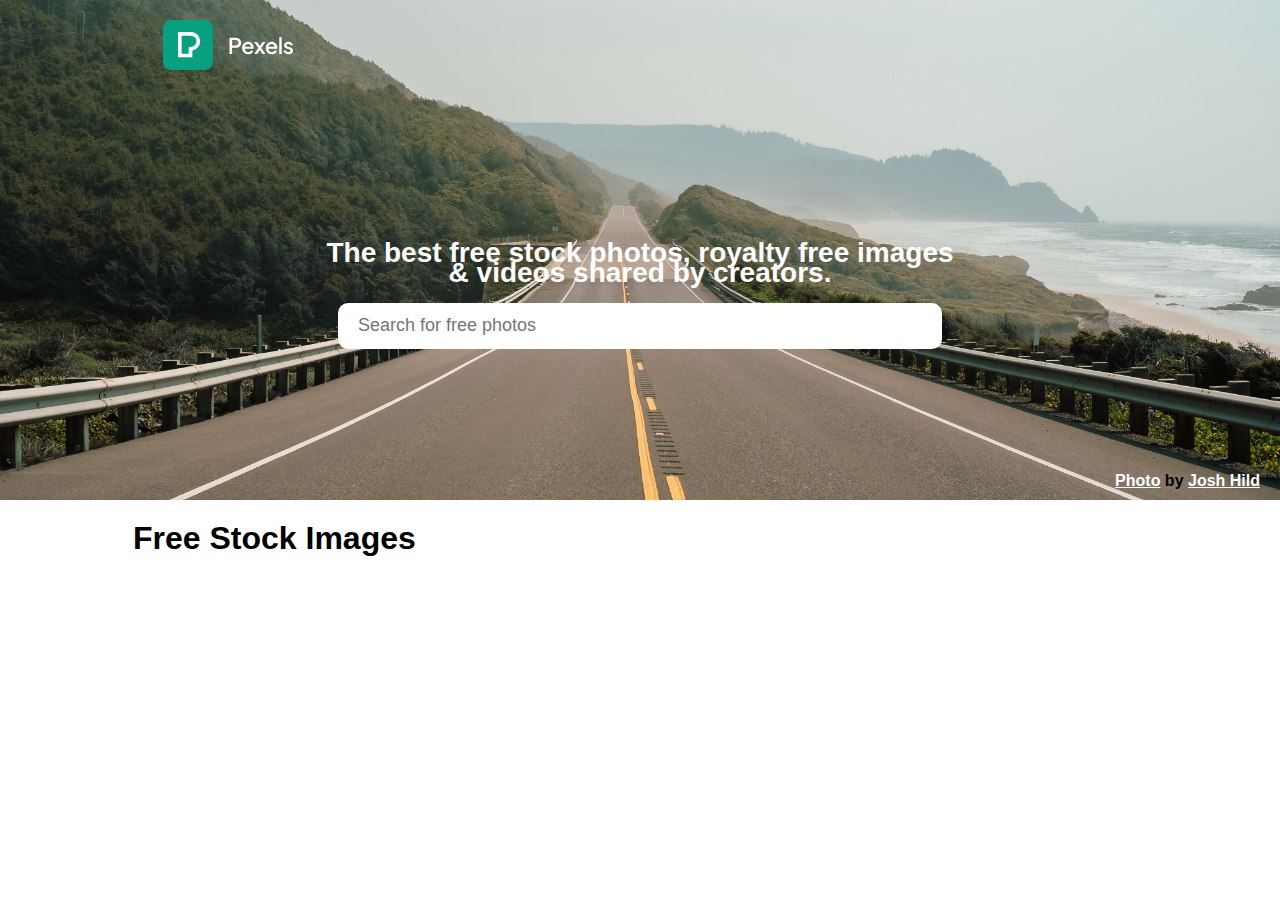
<file: photoAPISearchApp/index.html>
<!DOCTYPE html>
<html lang="en">
<head>
    <meta charset="UTF-8">
    <meta http-equiv="X-UA-Compatible" content="IE=edge">
    <meta name="viewport" content="width=device-width, initial-scale=1.0">
    <title>Photo API App</title>
</head>
<style>
    * {
        margin:  0px;
    }
    body {
        text-align: center;
        font-family:PlusJakartaSans,-apple-system,BlinkMacSystemFont,Segoe UI,Roboto,Oxygen,Cantarell,Helvetica Neue,Ubuntu,sans-serif; ;
    }
    .background{
        background-image:url("background-pexels-josh-hild-13641650.jpg");
        height: 500px;

        /*Center and scale the image nicely*/
        background-position: center;
        background-repeat: no-repeat;
        background-size: cover;
        display: flex;
        flex-direction: column;
        justify-content: center;
        /* align-items: center; */
        margin-bottom: 20px;
    }
    .background-content{
        max-width: 630px;
        display: flex;
        box-sizing: border-box;
        flex-direction: column;
        justify-content: center;
        padding-top: 50px;
        text-size-adjust: 100px;
        line-height: 19.6px;
        color:white;
        font-size: 14px;
        margin: auto;
    }
    .header{
        display: flex;
        margin: 0px 133px;
        padding: 20px 30px;
    }
    #pexel-logo{
        font-size: 14px;
        height:50px;
        line-height: 19.6px;
    }
    #search-bar {
        width: 100%;
        height: 30px;
        margin: 20px 0;
        font-size: 18px;
        font-weight: 400;
        line-height: 20.7px;
        padding: 8px 4px 8px 20px;
        width: 580px;
        border: 1px;
        border-radius: 10px;
    }
    #photo-divs {
        /* display: flex;
        flex-wrap: wrap; */
        text-align: left;
        columns: 3;/*Create 3 columns of the photo children*/
        margin: auto;
    }

    /* .photo-div {
        width: 33%;
    }
     */
    img {
        width: 100%;
    }
   
    a{
        color: black;
    }
    #creator{
        text-align: right;
        margin-right: 20px;
        margin-bottom: 10px;
       
    }
    #creator a{
        color: white;
    }
   #free-stock-image{
       text-align: left;
       margin-left: 133px;
       margin-bottom: 20px;
   }

</style>
<body>
    <div class="background">
        <div class="header">
            <svg width="130" height="50" id="pexel-logo" viewBox="0 0 130.318 50"><g transform="translate(-3894 2762)"><rect width="50" height="50" rx="8" transform="translate(3894 -2762)" fill="#07a081"></rect><path d="M32.671,44.73h7.091V37.935H41.9a5.657,5.657,0,1,0,0-11.314H32.671Zm10.763,3.622H29V23H41.9a9.271,9.271,0,0,1,1.53,18.435Z" transform="translate(3880 -2773)" fill="#fff"></path><path d="M1.694,0h2.6V-6.16H7.656a6.579,6.579,0,0,0,2.915-.616,4.639,4.639,0,0,0,1.969-1.76,5.1,5.1,0,0,0,.7-2.728,5.146,5.146,0,0,0-.7-2.75,4.639,4.639,0,0,0-1.969-1.76,6.579,6.579,0,0,0-2.915-.616H1.694Zm2.6-8.47v-5.61H7.722a3.03,3.03,0,0,1,2.134.748,2.641,2.641,0,0,1,.814,2.046A2.684,2.684,0,0,1,9.856-9.24a2.978,2.978,0,0,1-2.134.77ZM20.372.264a5.925,5.925,0,0,0,3.179-.836,4.64,4.64,0,0,0,1.9-2.112l-2.024-.99a3.73,3.73,0,0,1-1.2,1.243,3.29,3.29,0,0,1-1.837.5A3.458,3.458,0,0,1,18-2.827a3.433,3.433,0,0,1-1.1-2.409H25.74a3.34,3.34,0,0,0,.088-.572q.022-.308.022-.594a6.154,6.154,0,0,0-.671-2.849,5.361,5.361,0,0,0-1.936-2.112,5.61,5.61,0,0,0-3.069-.8,5.7,5.7,0,0,0-3,.8,5.773,5.773,0,0,0-2.1,2.2,6.476,6.476,0,0,0-.77,3.179A6.482,6.482,0,0,0,15.081-2.8,5.9,5.9,0,0,0,17.226-.561,5.958,5.958,0,0,0,20.372.264Zm-.2-10.34a3,3,0,0,1,2.112.792,2.9,2.9,0,0,1,.924,2.068H16.94a3.313,3.313,0,0,1,1.122-2.112A3.208,3.208,0,0,1,20.174-10.076ZM26.422,0h2.926l2.706-3.982L34.738,0h2.926L33.506-5.962l4.18-5.94H34.76L32.054-7.964,29.348-11.9H26.422l4.158,5.94ZM44.088.264a5.925,5.925,0,0,0,3.179-.836,4.64,4.64,0,0,0,1.9-2.112l-2.024-.99a3.73,3.73,0,0,1-1.2,1.243,3.29,3.29,0,0,1-1.837.5,3.458,3.458,0,0,1-2.4-.891,3.433,3.433,0,0,1-1.1-2.409h8.844a3.34,3.34,0,0,0,.088-.572q.022-.308.022-.594A6.154,6.154,0,0,0,48.9-9.251a5.361,5.361,0,0,0-1.936-2.112,5.61,5.61,0,0,0-3.069-.8,5.7,5.7,0,0,0-3,.8,5.773,5.773,0,0,0-2.1,2.2,6.476,6.476,0,0,0-.77,3.179A6.482,6.482,0,0,0,38.8-2.8,5.9,5.9,0,0,0,40.942-.561,5.958,5.958,0,0,0,44.088.264Zm-.2-10.34A3,3,0,0,1,46-9.284a2.9,2.9,0,0,1,.924,2.068h-6.27a3.313,3.313,0,0,1,1.122-2.112A3.208,3.208,0,0,1,43.89-10.076ZM51.546,0h2.486V-16.654H51.546ZM60.9.264a5.6,5.6,0,0,0,2.321-.451,3.635,3.635,0,0,0,1.551-1.254,3.21,3.21,0,0,0,.55-1.859,3.088,3.088,0,0,0-.792-2.123A4.635,4.635,0,0,0,62.26-6.732L60.324-7.3a4.436,4.436,0,0,1-1.034-.484,1.023,1.023,0,0,1-.484-.924,1.212,1.212,0,0,1,.484-1.012,2.068,2.068,0,0,1,1.3-.374,3.005,3.005,0,0,1,1.705.506A2.944,2.944,0,0,1,63.4-8.228l1.914-.9a4.344,4.344,0,0,0-1.8-2.233,5.337,5.337,0,0,0-2.9-.8,5.1,5.1,0,0,0-2.178.451,3.7,3.7,0,0,0-1.518,1.243,3.2,3.2,0,0,0-.55,1.87,3.1,3.1,0,0,0,.759,2.09,4.624,4.624,0,0,0,2.3,1.32l1.87.528a3.923,3.923,0,0,1,1.078.473,1.057,1.057,0,0,1,.506.957,1.259,1.259,0,0,1-.55,1.078,2.391,2.391,0,0,1-1.43.4,3.2,3.2,0,0,1-1.881-.594A4.049,4.049,0,0,1,57.684-3.96l-1.914.9a4.774,4.774,0,0,0,1.925,2.42A5.7,5.7,0,0,0,60.9.264Z" transform="translate(3959 -2728)" fill="#fff"></path></g></svg>
        </div>
        <div class="background-content">
            <h1>The best free stock photos, royalty free images & videos shared by creators.</h1>
            <form id="search-form">
                <input id="search-bar" placeholder="Search for free photos" type="text">
            </form>
        </div>
        <h4 id="creator"><a href="https://www.pexels.com/@josh-hild-1270765/">Photo</a> by <a href="https://images.pexels.com/photos/13641650/pexels-photo-13641650.jpeg?cs=srgb&dl=pexels-josh-hild-13641650.jpg&fm=jpg">Josh Hild</a></h4>
    </div>  
    <h1 id="free-stock-image">Free Stock Images</h1>
    <div id="photo-divs"></div>

    <script>

        var searchForm = document.querySelector('#search-form');
        searchForm.addEventListener('submit', function(e) {
            e.preventDefault();
            var xhttp = new XMLHttpRequest();
        xhttp.onreadystatechange = function() {
            if (this.readyState == 4 && this.status == 200) {
            // Typical action to be performed when the document is ready:
            var res = JSON.parse(xhttp.responseText);
            var photoDatas= res.photos.map(function(photo){
                return photo;
            })
           
            var container = document.querySelector('#photo-divs');
                    container.innerHTML = '';
                    console.log(photoDatas);
                    if (photoDatas.length){
                        photoDatas.forEach(function(photo) {
                        console.log(photo);
                        var photoDiv = document.createElement('div');
                        photoDiv.classList.add('photo-div')
                        if(photo.src.large){
                            photoDiv.innerHTML = `
                            <figure>
                                <img src=${photo.src.large}>
                                <figcaption> 
                                    This <a href=${photo.url}>Photo</a> was taken by <a href=${photo.photographer_url}>${photo.photographer}</a> on Pexels.
                                </figcaption>
                            </figure>
                        `;
                        }
                    
                        container.appendChild(photoDiv); // why when I put this out of the if statement it doesnt work
                       
                    })
                    }else{
                        container.innerHTML = `
                            <h1>There is no photo for this search in pexel website please try again</h1>
                        `;
                    }
                    
                   
            }
        };
        var textValue = document.querySelector('#search-bar').value
        xhttp.open("GET", `https://api.pexels.com/v1/search?query=${textValue}`, true);
        xhttp.setRequestHeader('Authorization','563492ad6f91700001000001034d35ede49148fe8e90f451705a80a1');
        xhttp.send();
        })
       
    </script>
</body>
</html>
</file>
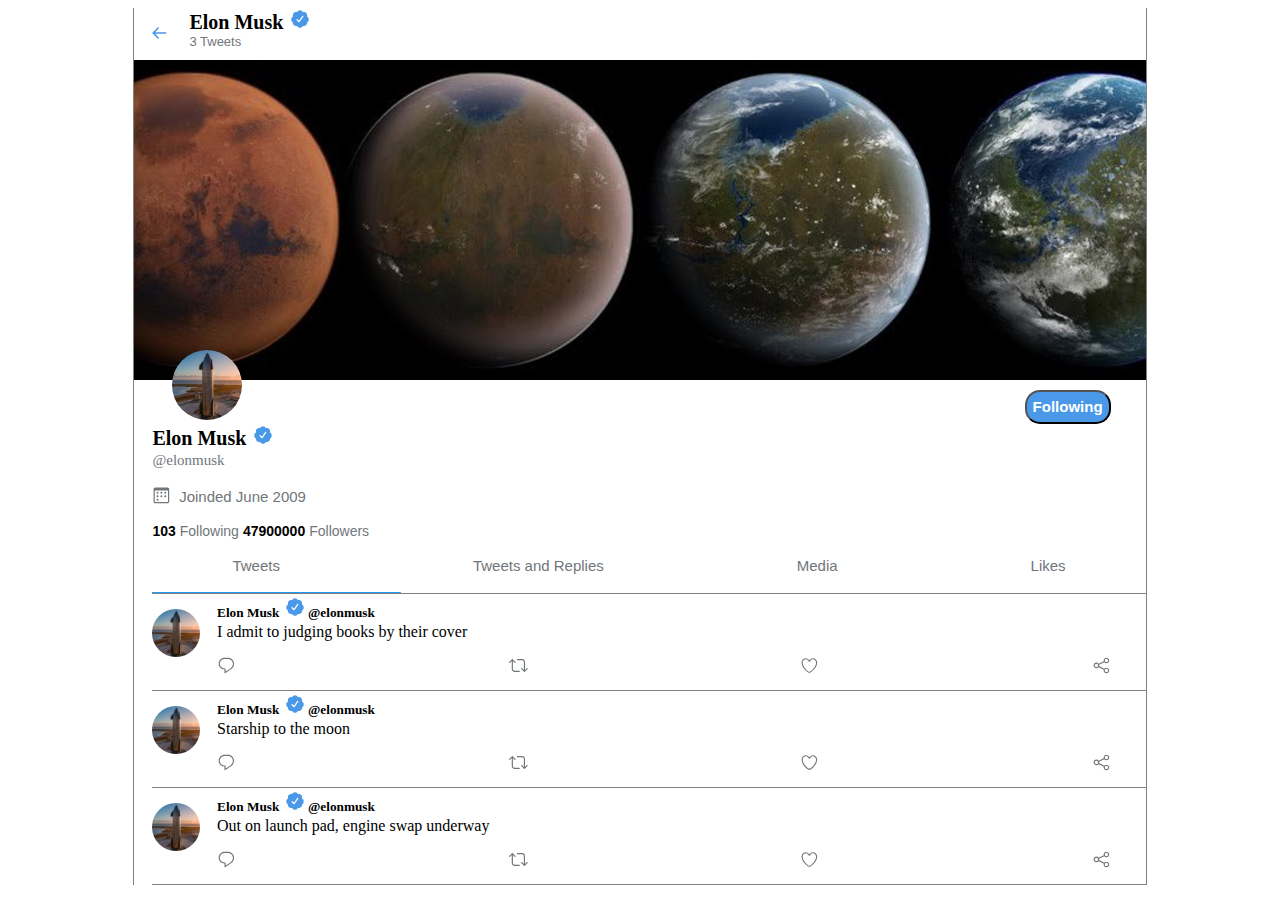
<file: your-turn-dynamic-twitter/index.html>
<!DOCTYPE html>
<html lang="en">
<head>
    <meta charset="UTF-8">
    <meta http-equiv="X-UA-Compatible" content="IE=edge">
    <meta name="viewport" content="width=device-width, initial-scale=1.0">
    <title>Dynamic Twitter Project</title>
    <link rel="stylesheet" href="style.css">
</head>
<body>
    <div id='center'>
        <div class="container-1">
            <div id='header-container'>

            </div>
            <div id="cover-photo-container">

            </div>
        </div> 
        <div class="container-2"> 
            <div id='profile-pic'>
            </div>
            <div id="profile-details-container">

            </div>
            <div id="tweets-all-container">
                <div class="tweets-header">
                    <div class='tweets-header-title'>Tweets</div>
                    <div class='tweets-header-title'>Tweets and Replies</div>
                    <div class='tweets-header-title'>Media</div>
                    <div class='tweets-header-title'>Likes</div>
                </div>
                <div class='underline'>
                    <div class='underline-blue'></div>
                </div>
                

            </div>
        </div>

    </div>
    <script src="index.js"></script>
</body>
</html>
</file>
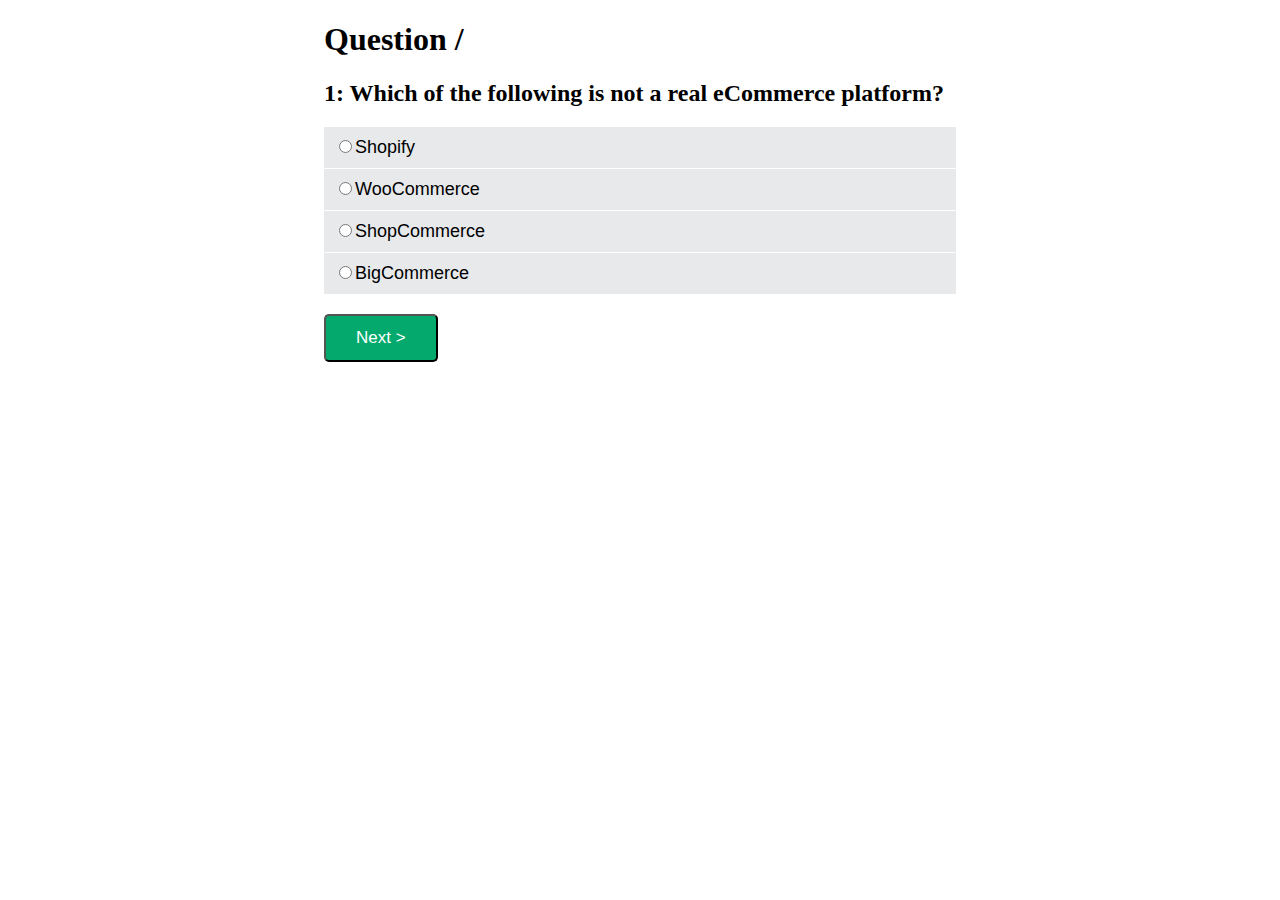
<file: QuizApp/quiz.html>
<!DOCTYPE html>
<html lang="en">
<head>
    <meta charset="UTF-8">
    <meta http-equiv="X-UA-Compatible" content="IE=edge">
    <meta name="viewport" content="width=device-width, initial-scale=1.0">
    <title>QUIZ APP</title>
    <link rel="stylesheet" href="quiz.css">
    <script src="quiz.js"></script>
</head>
<body>
    <div class="container"> 
        <h1> Question <span id="current-question"></span><span>/</span><span id="numberOfQuestions"></span></h1>
        <div id="question-1" class="questions show-active-questions">
            <h2>1: Which of the following is not a real eCommerce platform?</h2>
            <div class="answers">
                <div class=radiocontainer><input type="radio" id="shopify" name="quiz" value="shopify" onclick="checkRadio(value)">Shopify<br>   </div>
                <div class=radiocontainer><input type="radio" id="woocommerce" name="quiz" value="correct" onclick="checkRadio(value)">WooCommerce<br></div>
                <div class=radiocontainer><input type="radio" id="shopcommerce" name="quiz" value="shopcommerce" onclick="checkRadio(value)">ShopCommerce<br></div>
                <div class=radiocontainer><input type="radio" id="bigcommerce" name="quiz" value="bigcommerce" onclick="checkRadio(value)">BigCommerce<br></div>
                
            </div>
        </div>
        <div id="question-2" class="questions">
            <h2>2: If Shopify is so good, why are Shopify developers necessary?</h2>
            <div class="answers">
                <div class=radiocontainer><input type="radio" id="option1" name="quiz" value="option1" onclick="checkRadio(value)">To save time on things like store setups and migrations<br></div>
                <div class=radiocontainer><input type="radio" id="option2" name="quiz" value="option2" onclick="checkRadio(value)">To extend the limited design options and functionalities of themes with custom code<br></div>
                <div class=radiocontainer><input type="radio" id="option3" name="quiz" value="option3" onclick="checkRadio(value)">To provide support with a deep understanding of how the platform works and what its limitations are<br></div>
                <div class=radiocontainer><input type="radio" id="option4" name="quiz" value="correct" onclick="checkRadio(value)">All the above</div>
            </div>
        </div>
        <div id="question-3" class="questions">
            <h2>3: Which of the following is true about Shopify developers?</h2>
            <div class="answers">
                <div class=radiocontainer><input type="radio" id="option1" name="quiz" value="option11" onclick="checkRadio(value)">They are paid extremely well<br></div>
                <div class=radiocontainer><input type="radio" id="option2" name="quiz" value="option22" onclick="checkRadio(value)">There is a high demand for them<br></div>
                <div class=radiocontainer><input type="radio" id="option3" name="quiz" value="option33" onclick="checkRadio(value)">They need to know web development, the platform itself, and the liquid template language<br>   </div>
                <div class=radiocontainer><input type="radio" id="option4" name="quiz" value="correct" onclick="checkRadio(value)">All the above<br></div>
              
            </div>
        </div>
        <span class="back-button-container"></span>
        <button id='next' class='btn'>Next ></button>
      
        
       
</div>
    
</body>
</html>
</file>
<file: your-turn-dynamic-twitter/style.css>
#cover-photo-container{
    background-image: url("assets/elonmusk-cover.jpeg");
    width: 100%;
    height: 320px;
    /* width: 100%; */
    background-size: cover;
    /* object-fit: cover; */
    object-fit: contain;
    background-repeat:repeat;
    background-position: center;
    /* display: block; */
}
h5 {
    margin-top: 5px;
  
}
#header-container{
    display: flex;
    margin-bottom: 10px;
    
}

.arrow-container{
    margin-left: 15px;
    padding-top: 15px;
}
.header-content-container{
    margin-left: 20px;
}
#center{
    width : 80%;
    margin : auto;
    border-left: 1px solid grey;
    border-right: 1px solid grey;
}
.tweet-container{
    border-bottom: 1px solid grey;
    /* display: flex; */
}
.tweets-header{
    display: flex;
    justify-content: space-between;
    /* flex-wrap: wrap; */
    margin: 16px 80px;
    
}

.tweets-header-title{
    color:rgb(113, 118, 123);
    cursor: pointer;
    font-family:TwitterChirp, -apple-system, BlinkMacSystemFont, "Segoe UI", Roboto, Helvetica, Arial, sans-serif; 
    font-size: 15px;
    /* font-stretch: 100px; */
    font-weight: 500;
    /* height: 53px; */
    line-height: 20px;
    text-align: start;
    /* width: 25%; */

}
.container-2{
    margin-left: 18px;
}
.underline{
    
    border-bottom: 1px solid grey;
    
}
.underline-blue{
    background-color: rgb(29,155,240);
    border-radius: 9999px;
    height:1.5px;
    width:25%;
}


.header-display-name{
    font-size: 20px;
    font-stretch : 100%;
    font-weight: 700;
    line-height : 24px;
    text-align: start;
    text-overflow: ellipsis;
    margin: 0px;
    padding: 0px;
}
#tweet-number{
    font-size: 13px;
    line-height: 16px;
    color : rgb(113, 118, 123);
    font-family:TwitterChirp, -apple-system, BlinkMacSystemFont, "Segoe UI", Roboto, Helvetica, Arial, sans-serif; 
    font-weight: 400;
    overflow: hidden;
    text-overflow: ellipsis;
    margin: 0px;
    padding: 0px;
}
.user-name{
    font-size: 15px;
    font-stretch: 100%;
    font-weight: 400;
    line-height: 20px;
    text-size-adjust: 100%;
    color: rgb(113, 118, 123);
    margin: 0px;
    padding: 0px;
}

.calendar-icon{  
 color: rgb(113, 118, 123);
 vertical-align: text-bottom;
 height: 1.25em;
 fill: currentcolor;
 display: inline-block;
 font-size: 15px;
 font-stretch: 100px;
  font-weight: 400;
margin-right: 4px;
}
.follow-count, .follow{
  
  cursor: pointer;
  display: inline;
  font-family:TwitterChirp, -apple-system, BlinkMacSystemFont, "Segoe UI", Roboto, Helvetica, Arial, sans-serif; 
  font-size: 14px;
  line-height: 16px;
}
.follow-count{
    font-weight: 700;
}
.follow{
   font-weight: 400;
   color:rgb(113, 118, 123)  ;
}
.joined-date{
    color:rgb(113, 118, 123)  ; 
    font-weight: 400;
    cursor: pointer;
    display: inline;
    font-family:TwitterChirp, -apple-system, BlinkMacSystemFont, "Segoe UI", Roboto, Helvetica, Arial, sans-serif; 
    font-size: 15px;
    line-height: 12px;
}
.twitter-icon{
    color:  rgb(74, 153, 233);
    fill: rgb(74, 153, 233);
    cursor:  pointer;
    font-size: 20px;
    font-family:TwitterChirp, -apple-system, BlinkMacSystemFont, "Segoe UI", Roboto, Helvetica, Arial, sans-serif;
    font-stretch: 100%;
    font-weight: 700;
    height: 20px; 
     line-height: 24px;
    margin-left: 2px;
    max-height: 20px;
    max-width: 20px;
    text-size-adjust: 100%;
    display: inline-block;
    padding-top: 1px;
   
}

.profile-pic-at-tweet{
    /* width: 10%; */
    display: block;
    /* background-color: yellow; */
    margin-top: 15px;
    /* margin-left: 18px ; */
    width: 5%;
    
}

#profile-details-container{
    /* margin-left: 18px ; */
    
}
.tweet-content{
    /* background-color: bisque; */
    padding: 0px 5px;
    margin: 0px 10px;
    width: 90%;
}

.go-shorty{
    display: flex;
}
.tweet-text{
    margin: 0px;
}
.user-info{
    margin: 2px 0px;
    padding: 0px ;
   
}
img{
    border-radius: 50%;
}

#profile-pic{
   
    display: flex;
    justify-content: space-between;
    /* background-color: bisque; */
}
.profile-pic-container{
    margin-top : -30px;
    margin-left: 20px;
    
    /* width: 70px; */
    /* background-color: red; */
}
.feedback{
    width: 100%;;
    display: flex;
    justify-content: space-between;
    margin: 15px 0px;
    /* padding-left: 15px; */
}
.feeedback-style{
    color:rgb(113, 118, 123);
    cursor: pointer;
    fill: rgb(113, 118, 123);
    font-size: 15px;
    font-stretch: 100%;
    font-weight: 400;
    height: 18.75px;
    line-height: 20px;
    max-width: 100%;
    width: 18.75px;
   
}
.button-container{
  display: flex;
  justify-content: right;
  /* width: 20%; */
  /* background-color: yellow; */
  margin-right: 20px;
}
.button {
    background-color:  rgb(74, 153, 233);
    color: white;
    border-radius: 15px;
    padding: auto 02px;
    margin-right: 15px;
    margin-top: 10px;
    font-weight: 700;
    line-height: 20px;
    cursor: pointer;
    font-size: 15px;
    font-family:TwitterChirp, -apple-system, BlinkMacSystemFont, "Segoe UI", Roboto, Helvetica, Arial, sans-serif;
}

.back-arrow{
    color : rgb(74, 153, 233);
    cursor: pointer;
    fill:rgb(74, 153, 233);
    font-size: 15px;
    font-stretch: 100%;
    font-weight: 700;
    height: 20px;
    line-height: 20px;
    max-width: 100%;
    width: 20px;
}

/* Extra small devices (phones, 420px and down) */
@media only screen and (max-width: 420px) {
    .tweets-header{
        /* flex-wrap: wrap; */
        margin: 16px 10px;
    }
    
    .tweets-header-title{
        font-size: 12px;
    }
    .container-2{
        margin-left: 8px;
    }
    .tweet-content{
        /* background-color: bisque; */
        padding: 0px 20px;
        margin: 0px 25px;
        width: 90%;
    }
}
</file>
<file: QuizApp/quiz.css>
.questions{
    display: none;
}

.show-active-questions{
    display: block;
    margin-bottom: 20px;
}

.hide-button {
    display : none;
}
.submit{
    display:none;
}
.hide-question-number{
    display : none;
}
.btn{
    color: #ffffff;
    font-size: 17px;
    background-color: #04AA6D;
    padding: 12px 30px;
    border-radius: 5px;
}

.radiocontainer{
    position: relative;
    padding: 10px 10px 10px 10px;
    margin: 0px 0px 1px;
    background: #E7E9EB;
    font: 18px 'Segoe UI', Arial, sans-serif;
    cursor: pointer;
    font-size: 18px;
    user-select: none;
   
}

.container{
    
    width: 50%;
    margin: auto;
}
</file>
